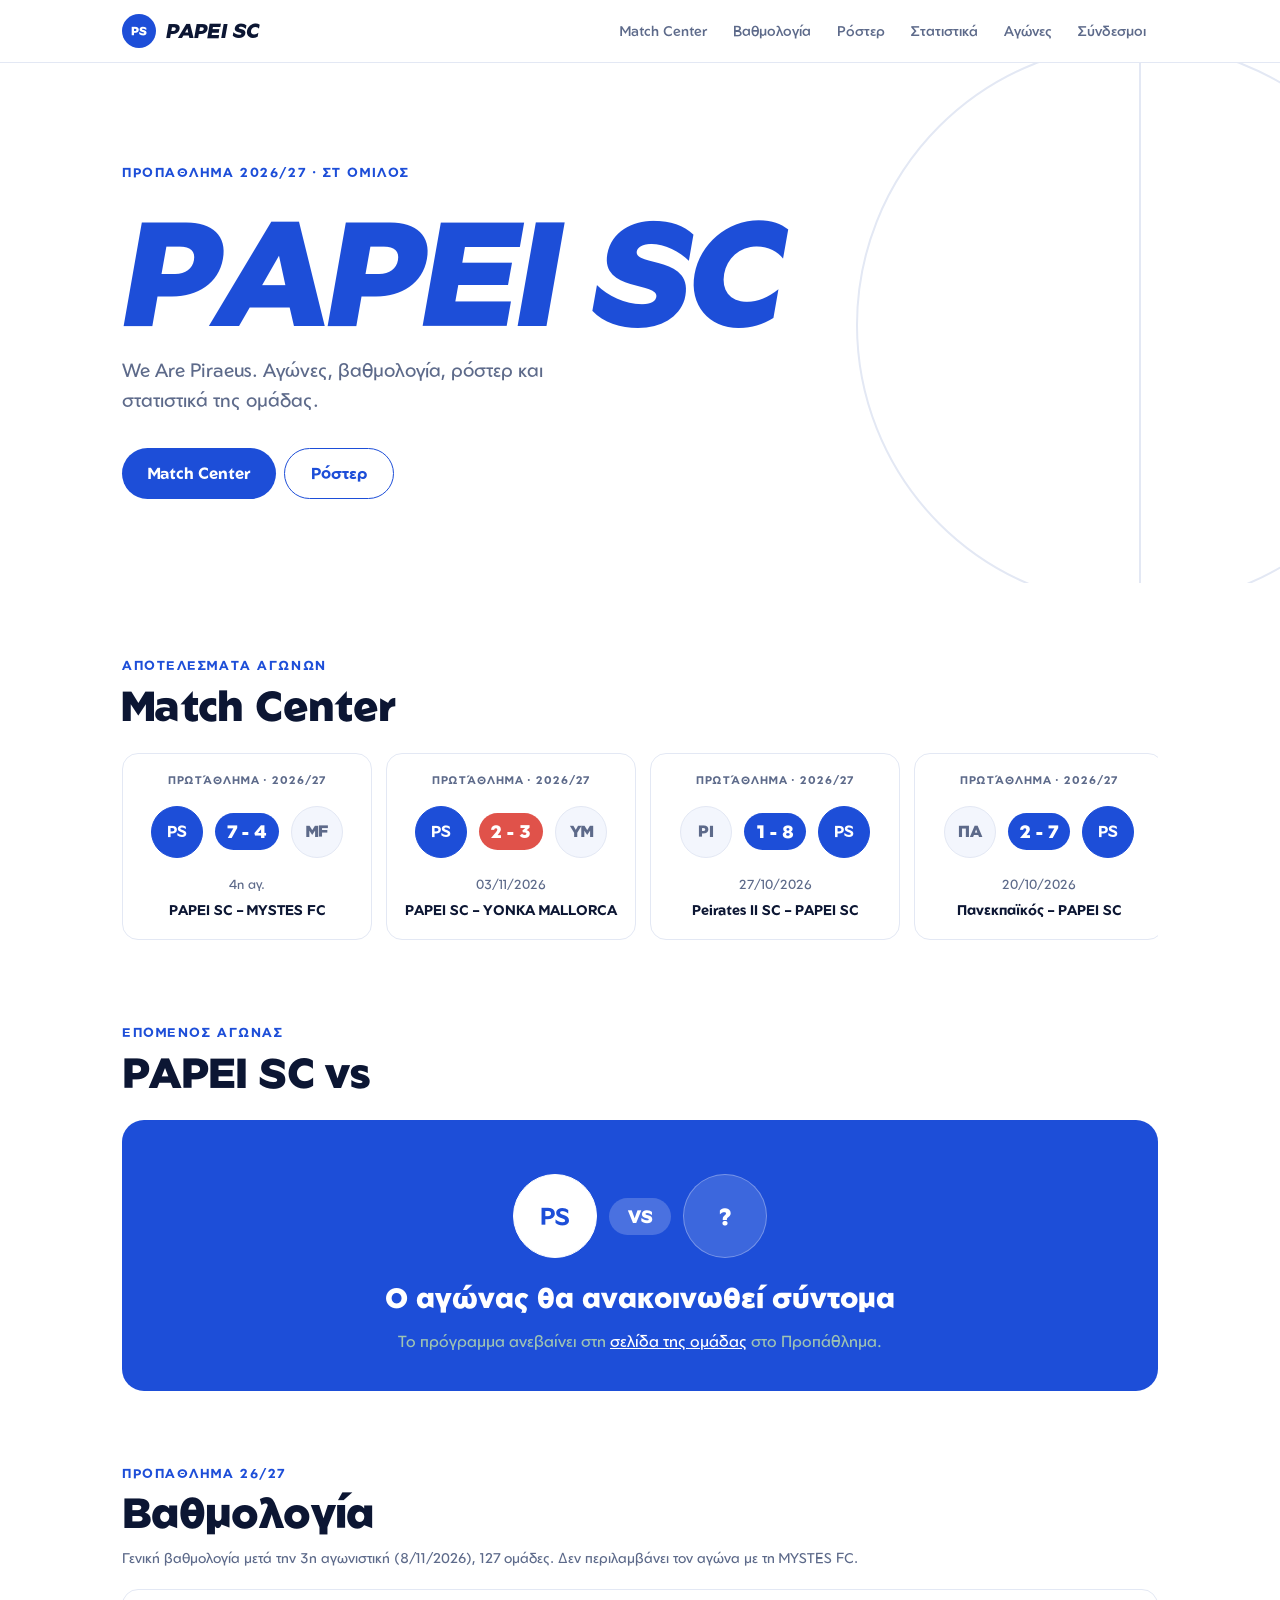
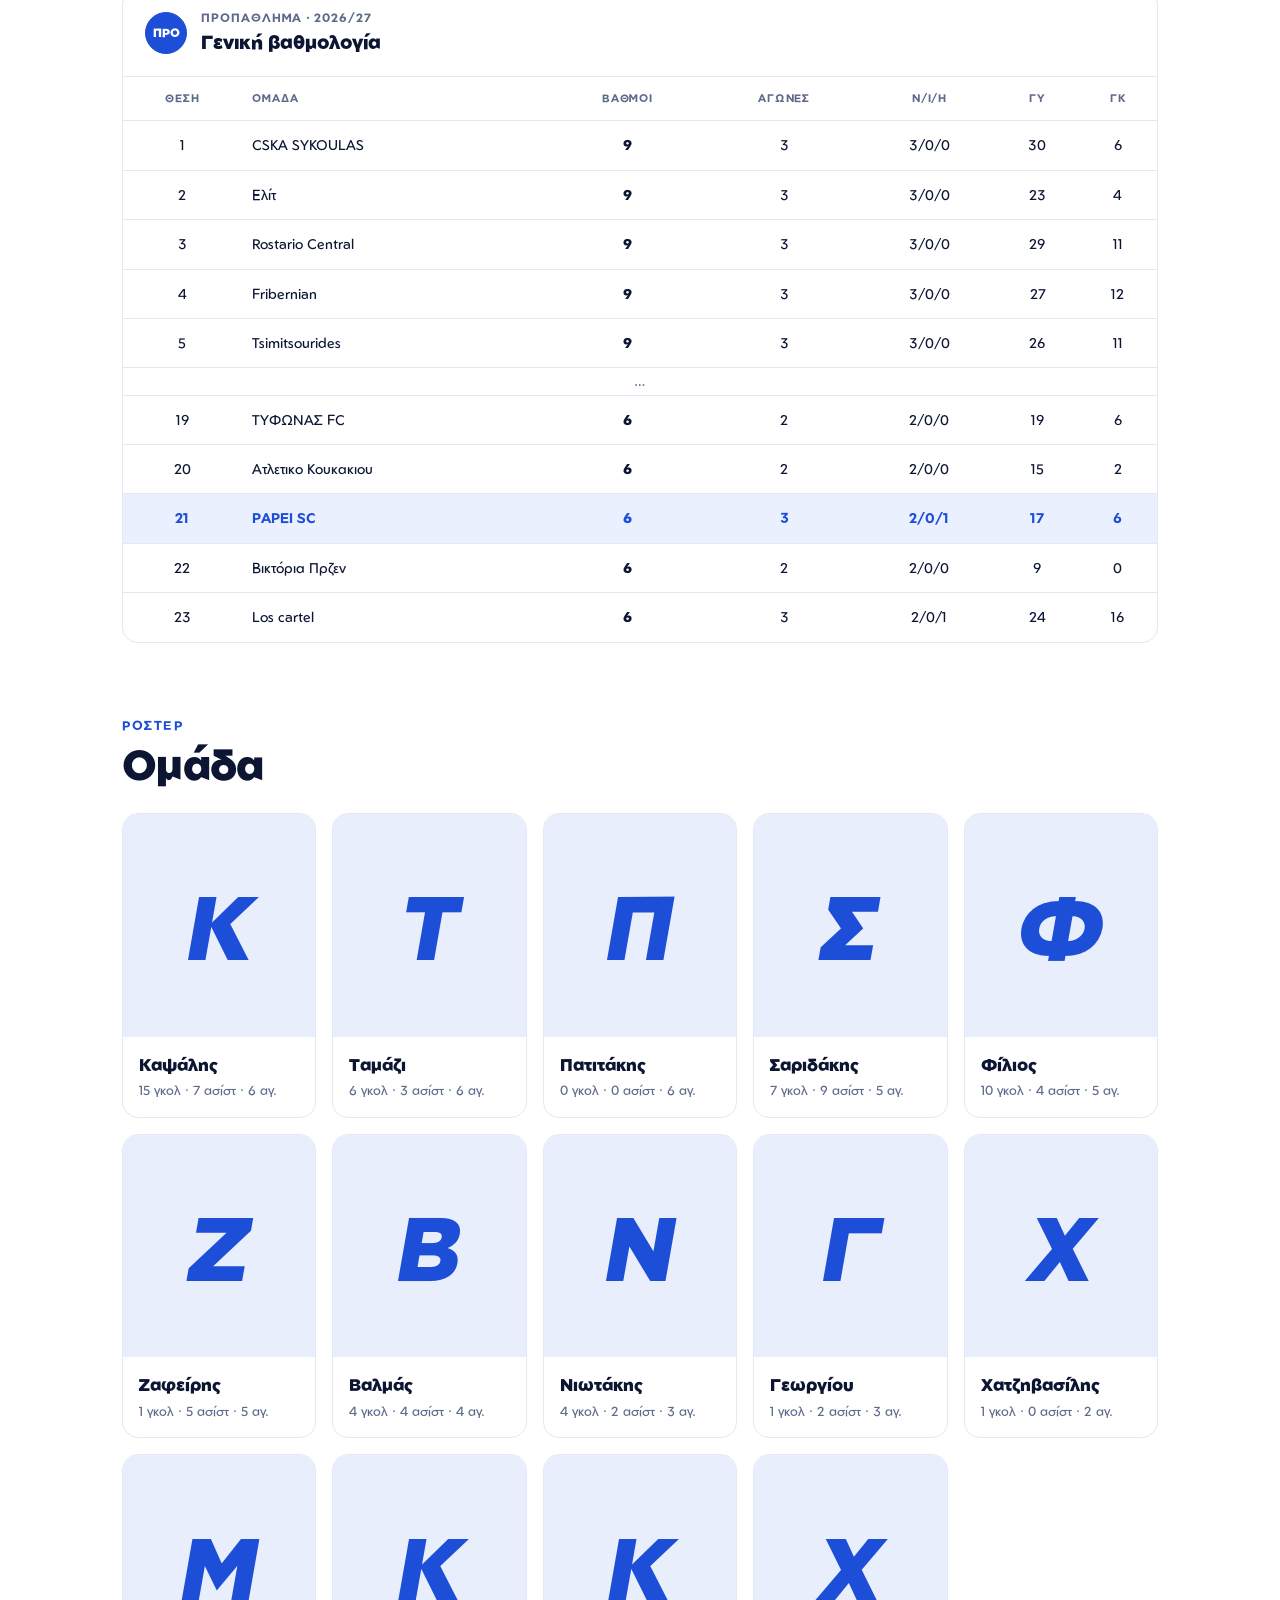
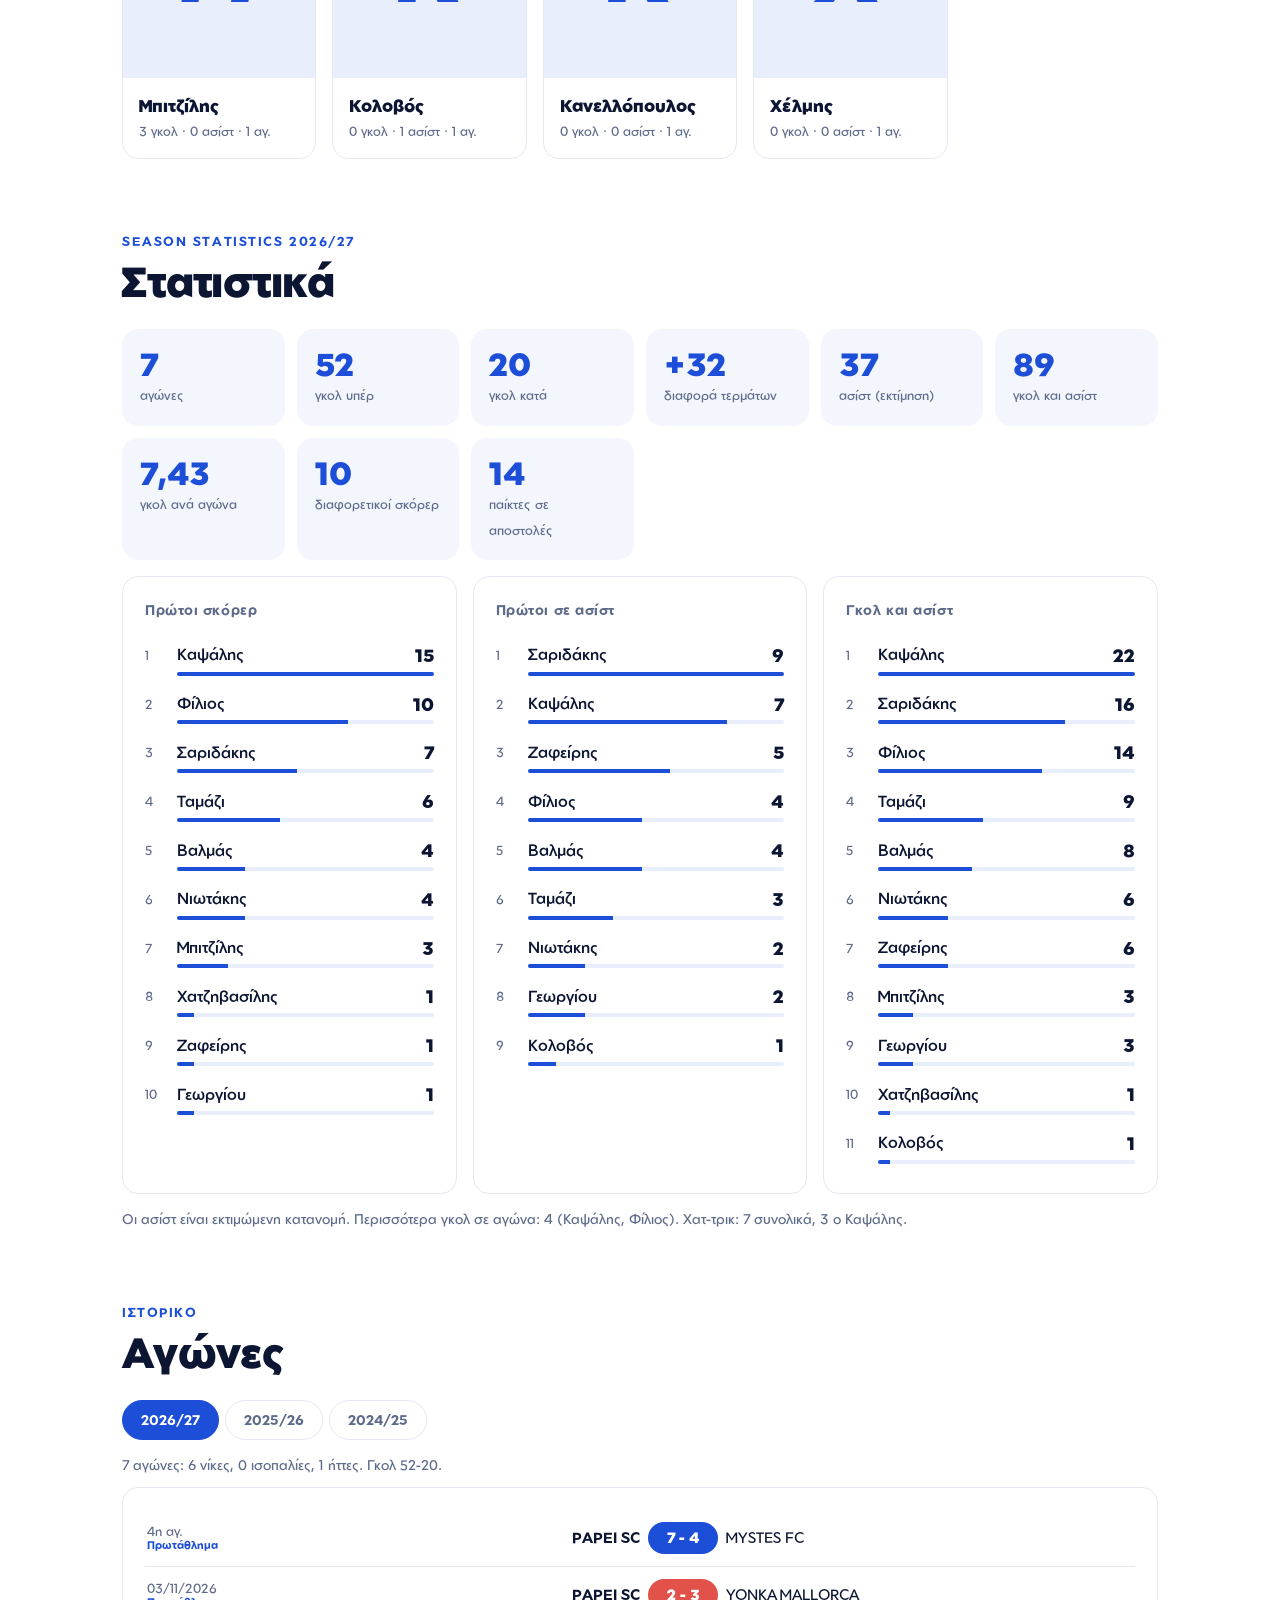
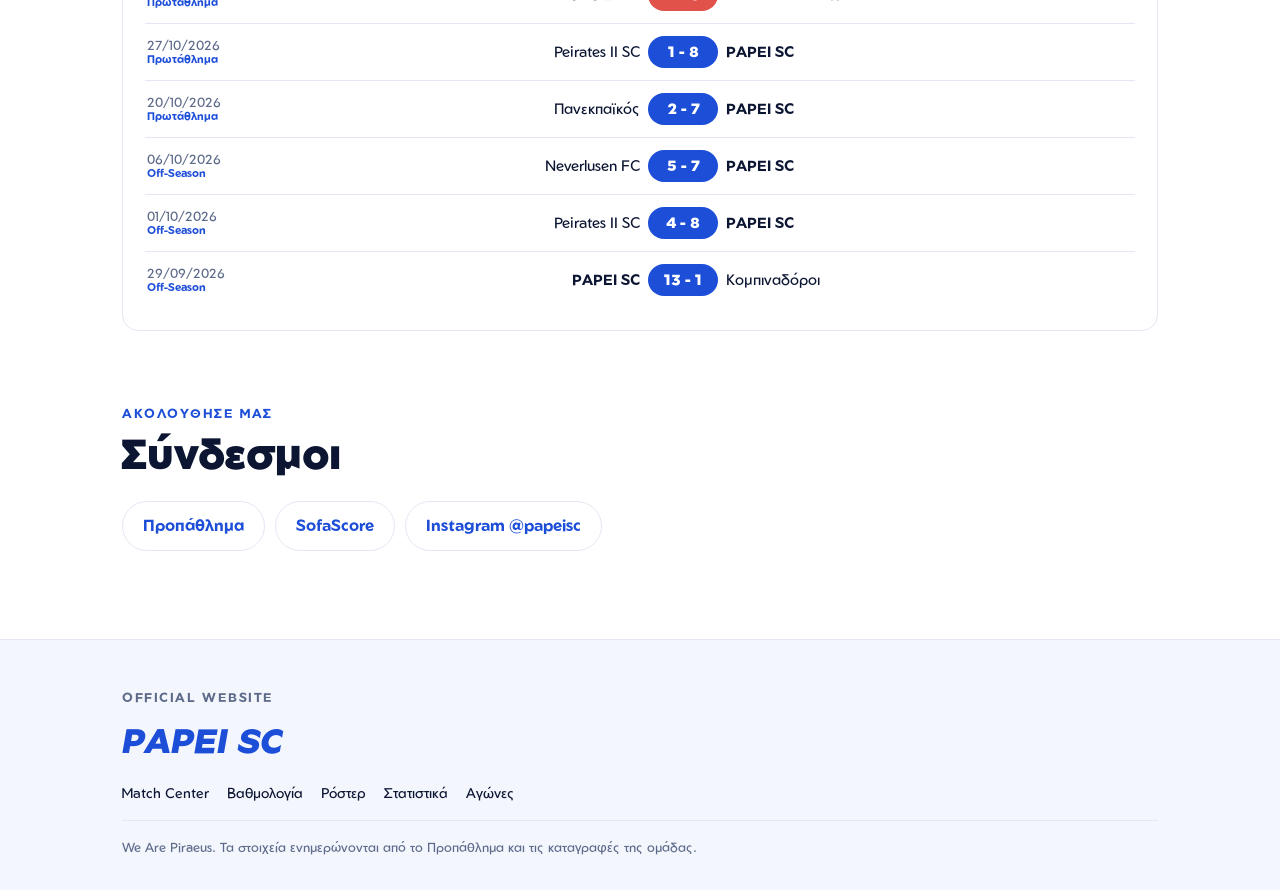
<file: PAPEI SC – Official Website (1).html>
<!DOCTYPE html>
<meta name="viewport" content="width=device-width, initial-scale=1.0">
<html lang="el">
<head>
<meta charset="utf-8">
<meta name="viewport" content="width=device-width, initial-scale=1, viewport-fit=cover">
<title>PAPEI SC – Official Website</title>
<link rel="preconnect" href="https://fonts.googleapis.com">
<link href="https://fonts.googleapis.com/css2?family=Inter:wght@400;500;700;800&display=swap" rel="stylesheet">
<style>
@font-face{font-family:Geom;font-weight:400;font-style:normal;font-display:swap;src:url([data-uri]) format('woff')}
@font-face{font-family:Geom;font-weight:500;font-style:normal;font-display:swap;src:url([data-uri]) format('woff')}
@font-face{font-family:Geom;font-weight:700;font-style:normal;font-display:swap;src:url([data-uri]) format('woff')}
@font-face{font-family:Geom;font-weight:900;font-style:normal;font-display:swap;src:url([data-uri]) format('woff')}
@font-face{font-family:Geom;font-weight:900;font-style:italic;font-display:swap;src:url([data-uri]) format('woff')}

:root{--bg:#fff;--soft:#f3f6fd;--card:#fff;--ink:#0c1633;--mute:#5d6a8a;--line:#e3e8f4;--b:#1d4ed8;--b2:#143aa8;--bt:#e8eefc;--w:#1d4ed8;--d:#9aa5bd;--l:#e0524a;--hl:#eaf0fe;
--f:Geom,Inter,system-ui,sans-serif;box-sizing:border-box;padding-top:env(safe-area-inset-top,0px);padding-bottom:env(safe-area-inset-bottom,0px);color-scheme:light}
@media (prefers-color-scheme:dark){:root:not([data-theme="light"]){--bg:#070d22;--soft:#0c1633;--card:#0c1633;--ink:#f1f4ff;--mute:#98a5c8;--line:#1c2a57;--b:#5b86ff;--b2:#82a2ff;--bt:#13214b;--w:#5b86ff;--d:#7e8bb0;--l:#ff6b61;--hl:#13214b;color-scheme:dark}}
:root[data-theme="dark"]{--bg:#070d22;--soft:#0c1633;--card:#0c1633;--ink:#f1f4ff;--mute:#98a5c8;--line:#1c2a57;--b:#5b86ff;--b2:#82a2ff;--bt:#13214b;--w:#5b86ff;--d:#7e8bb0;--l:#ff6b61;--hl:#13214b;color-scheme:dark}
html{scroll-padding-top:calc(64px + env(safe-area-inset-top,0px));scroll-behavior:smooth}
*{box-sizing:border-box}
body{margin:0;background:var(--bg);color:var(--ink);font:400 16px/1.6 var(--f)}
body::before{content:"";position:fixed;inset:0 0 auto;height:env(safe-area-inset-top,0px);background:var(--bg);z-index:21}
.wrap{max-width:1080px;margin:0 auto;padding:0 22px}
.top{position:sticky;top:0;z-index:20;background:var(--bg);padding-top:env(safe-area-inset-top,0px);border-bottom:1px solid var(--line)}
.top .wrap{display:flex;align-items:center;justify-content:space-between;height:62px;gap:16px}
.logo{display:flex;align-items:center;gap:10px;color:var(--ink);text-decoration:none;font-weight:900;font-style:italic;font-size:20px;white-space:nowrap}
.crest{width:34px;height:34px;border-radius:50%;background:var(--b);color:#fff;display:grid;place-items:center;font-weight:900;font-style:normal;font-size:12px}
.top nav{display:flex;gap:2px;overflow-x:auto}
.top nav a{color:var(--mute);text-decoration:none;font-size:14px;font-weight:500;padding:8px 12px;border-radius:99px;white-space:nowrap}
.top nav a:hover,.top nav a:focus-visible{background:var(--bt);color:var(--b);outline:none}
.hero{position:relative;overflow:hidden;padding:96px 0 84px}
.hero::before{content:"";position:absolute;right:-140px;top:50%;width:560px;height:560px;margin-top:-280px;border-radius:50%;border:2px solid var(--line)}
.hero::after{content:"";position:absolute;right:139px;top:0;bottom:0;width:2px;background:var(--line)}
.hero .wrap{position:relative;z-index:1}
.kick{font-weight:700;font-size:13px;letter-spacing:.12em;color:var(--b)}
h1{font-weight:900;font-style:italic;font-size:clamp(60px,15vw,148px);line-height:.92;margin:16px 0 18px;letter-spacing:-.03em;color:var(--b)}
.lead{color:var(--mute);font-size:19px;max-width:500px;margin:0 0 32px}
.hbtn{display:inline-block;background:var(--b);color:#fff;font-weight:700;text-decoration:none;padding:13px 26px;border-radius:99px}
.hbtn+.hbtn{background:transparent;color:var(--b);border:1.5px solid var(--b);margin-left:8px;padding:11.5px 26px}
.hbtn:focus-visible{outline:3px solid var(--b2);outline-offset:3px}
section{padding:72px 0 0}
.eb{font-weight:700;font-size:13px;letter-spacing:.12em;color:var(--b);margin:0}
h2{font-weight:900;font-size:clamp(30px,5vw,42px);line-height:1.08;margin:6px 0 26px;letter-spacing:-.015em}
.note{color:var(--mute);font-size:14px;margin:-14px 0 20px}
.mc{display:flex;gap:14px;overflow-x:auto;padding-bottom:10px;scroll-snap-type:x proximity}
.mcard{flex:0 0 250px;scroll-snap-align:start;background:var(--card);border:1px solid var(--line);border-radius:16px;padding:18px;text-align:center}
.mcard .cp{font-size:11px;font-weight:700;color:var(--mute);letter-spacing:.08em}
.vs{display:flex;align-items:center;justify-content:center;gap:12px;margin:16px 0}
.ic{width:52px;height:52px;border-radius:50%;display:grid;place-items:center;font-weight:900;font-size:16px;background:var(--soft);color:var(--mute);border:1px solid var(--line)}
.ic.us{background:var(--b);color:#fff;border-color:var(--b)}
.sc{min-width:62px;font-weight:900;font-size:18px;color:#fff;border-radius:99px;padding:4px 12px}
.sc.W{background:var(--w)}.sc.D{background:var(--d)}.sc.L{background:var(--l)}.sc.N{background:var(--b)}
.mcard .dt{font-size:13px;color:var(--mute)}.mcard .tt{font-weight:700;font-size:14px;margin-top:4px}
.stbox{background:var(--card);border:1px solid var(--line);border-radius:16px;overflow:hidden}
.sthead{display:flex;align-items:center;gap:14px;padding:18px 22px;border-bottom:1px solid var(--line)}
.sthead .ic{background:var(--b);color:#fff;border-color:var(--b);width:42px;height:42px;font-size:12px}
.sthead small{display:block;color:var(--mute);font-size:12px;letter-spacing:.08em;font-weight:700}
.sthead b{font-size:19px;font-weight:900}
.tw{overflow-x:auto}
table{width:100%;border-collapse:collapse;font-size:14px;min-width:520px}
th,td{padding:13px 10px;text-align:center;border-top:1px solid var(--line)}
th{color:var(--mute);font-size:11px;letter-spacing:.08em;font-weight:700;border-top:0}
td:nth-child(2),th:nth-child(2){text-align:left}
td b{font-weight:900}
tr.me td{background:var(--hl);font-weight:700;color:var(--b)}
tr.gap td{color:var(--mute);padding:2px}
.ros{display:grid;grid-template-columns:repeat(auto-fill,minmax(190px,1fr));gap:16px}
.pl{background:var(--card);border:1px solid var(--line);border-radius:16px;overflow:hidden}
.ph{aspect-ratio:380/440;background:var(--bt);color:var(--b);display:grid;place-items:center;font-weight:900;font-style:italic;font-size:90px;opacity:1}
.pl .nm{font-weight:900;font-size:17px;padding:14px 16px 0}
.pl .ps{color:var(--mute);font-size:13px;padding:2px 16px 16px}
.grid3{display:grid;grid-template-columns:repeat(auto-fit,minmax(290px,1fr));gap:16px}
.card{background:var(--card);border:1px solid var(--line);border-radius:16px;padding:22px}
.card h3{margin:0 0 12px;font-size:14px;font-weight:700;color:var(--mute);letter-spacing:.04em}
.lb{display:grid;grid-template-columns:22px 1fr auto;gap:2px 10px;align-items:center;padding:7px 0}
.lb .n{color:var(--mute);font-size:13px}.lb .nm{font-weight:500}.lb .v{font-weight:900;font-size:18px}
.lb .bw{grid-column:2/4;height:4px;background:var(--bt);border-radius:9px;overflow:hidden}
.lb .bw i{display:block;height:100%;background:var(--b)}
.sum{display:grid;grid-template-columns:repeat(auto-fit,minmax(150px,1fr));gap:12px;margin-bottom:16px}
.sum div{background:var(--soft);border-radius:16px;padding:18px}
.sum b{display:block;font-weight:900;font-size:32px;line-height:1.1;color:var(--b)}
.sum span{color:var(--mute);font-size:13px}
.next{background:var(--b);color:#fff;border-radius:22px;padding:36px;text-align:center}
.next .vs{margin:18px 0}
.next .ic{width:84px;height:84px;font-size:24px;background:rgba(255,255,255,.14);color:#fff;border-color:rgba(255,255,255,.3)}
.next .ic.us{background:#fff;color:var(--b);border-color:#fff}
.next .sc.N{background:rgba(255,255,255,.2)}
.next h3{margin:0;font-size:clamp(20px,4vw,28px);font-weight:900}
.cd{display:flex;justify-content:center;gap:10px;margin-top:18px}
.cd div{background:rgba(255,255,255,.14);border-radius:12px;padding:10px 14px;min-width:66px}
.cd b{display:block;font-weight:900;font-size:26px;line-height:1}.cd span{font-size:12px;opacity:.8}
.tabs{display:flex;gap:6px;margin-bottom:14px;flex-wrap:wrap}
.tabs button{font:inherit;font-size:14px;font-weight:700;color:var(--mute);background:transparent;border:1px solid var(--line);padding:8px 18px;border-radius:99px;cursor:pointer}
.tabs button[aria-pressed="true"]{background:var(--b);color:#fff;border-color:var(--b)}
.tabs button:focus-visible{outline:2px solid var(--b2);outline-offset:2px}
.srec{color:var(--mute);font-size:14px;margin:0 0 10px}
.m{display:grid;grid-template-columns:78px 1fr 70px 1fr;align-items:center;gap:8px;padding:12px 2px;border-top:1px solid var(--line);font-size:15px}
.m:first-child{border-top:0}
.m .dt{color:var(--mute);font-size:13px;line-height:1.25}.m .dt em{display:block;font-style:normal;font-weight:700;font-size:11px;color:var(--b)}
.m .h{text-align:right}
.m .s{text-align:center;font-weight:900;border-radius:99px;padding:4px 0;color:#fff}
.s.W{background:var(--w)}.s.D{background:var(--d)}.s.L{background:var(--l)}
.us{font-weight:700}
.links{display:flex;gap:10px;flex-wrap:wrap}
.links a{color:var(--b);text-decoration:none;border:1.5px solid var(--line);padding:11px 20px;border-radius:99px;font-weight:700}
.links a:hover,.links a:focus-visible{border-color:var(--b);outline:none}
footer{margin-top:88px;border-top:1px solid var(--line);background:var(--soft);padding:44px 0 calc(32px + env(safe-area-inset-bottom,0px))}
footer .kick{color:var(--mute)}
footer h4{margin:4px 0 14px;color:var(--b);font-weight:900;font-style:italic;font-size:34px}
footer nav{display:flex;gap:18px;flex-wrap:wrap;font-size:14px;margin-bottom:16px}
footer a{color:var(--ink);text-decoration:none}
footer small{display:block;border-top:1px solid var(--line);padding-top:16px;font-size:13px;color:var(--mute)}
@media (max-width:620px){.m{grid-template-columns:56px 1fr 58px 1fr;font-size:14px}.hero{padding:64px 0 56px}.hero::before,.hero::after{display:none}.hbtn+.hbtn{margin:8px 0 0}}
</style>
</head>
<body>
<div class="top"><div class="wrap">
<a class="logo" href="#top"><span class="crest">PS</span>PAPEI SC</a>
<nav aria-label="Ενότητες"><a href="#mc">Match Center</a><a href="#table">Βαθμολογία</a><a href="#roster">Ρόστερ</a><a href="#stats">Στατιστικά</a><a href="#matches">Αγώνες</a><a href="#links">Σύνδεσμοι</a></nav>
</div></div>

<header class="hero" id="top"><div class="wrap">
<span class="kick">ΠΡΟΠΑΘΛΗΜΑ 2026/27 · ΣΤ ΟΜΙΛΟΣ</span>
<h1>PAPEI SC</h1>
<p class="lead">We Are Piraeus. Αγώνες, βαθμολογία, ρόστερ και στατιστικά της ομάδας.</p>
<a class="hbtn" href="#mc">Match Center</a><a class="hbtn" href="#roster">Ρόστερ</a>
</div></header>

<main class="wrap">
<section id="mc">
<p class="eb">ΑΠΟΤΕΛΕΣΜΑΤΑ ΑΓΩΝΩΝ</p><h2>Match Center</h2>
<div class="mc" id="mcs"></div>
</section>

<section id="nextsec">
<p class="eb">ΕΠΟΜΕΝΟΣ ΑΓΩΝΑΣ</p><h2>PAPEI SC vs</h2>
<div class="next" id="nextcard"></div>
</section>

<section id="table">
<p class="eb">ΠΡΟΠΑΘΛΗΜΑ 26/27</p><h2>Βαθμολογία</h2>
<p class="note">Γενική βαθμολογία μετά την 3η αγωνιστική (8/11/2026), 127 ομάδες. Δεν περιλαμβάνει τον αγώνα με τη MYSTES FC.</p>
<div class="stbox"><div class="sthead"><span class="ic">ΠΡΟ</span><div><small>ΠΡΟΠΑΘΛΗΜΑ · 2026/27</small><b>Γενική βαθμολογία</b></div></div>
<div class="tw"><table>
<thead><tr><th>ΘΕΣΗ</th><th>ΟΜΑΔΑ</th><th>ΒΑΘΜΟΙ</th><th>ΑΓΩΝΕΣ</th><th>Ν/Ι/Η</th><th>ΓΥ</th><th>ΓΚ</th></tr></thead>
<tbody id="tbody"></tbody></table></div></div>
</section>

<section id="roster">
<p class="eb">ΡΟΣΤΕΡ</p><h2>Ομάδα</h2>
<div class="ros" id="ros"></div>
</section>

<section id="stats">
<p class="eb">SEASON STATISTICS 2026/27</p><h2>Στατιστικά</h2>
<div class="sum" id="sum"></div>
<div class="grid3">
<div class="card"><h3>Πρώτοι σκόρερ</h3><div id="lbg"></div></div>
<div class="card"><h3>Πρώτοι σε ασίστ</h3><div id="lba"></div></div>
<div class="card"><h3>Γκολ και ασίστ</h3><div id="lbt"></div></div>
</div>
<p class="note" style="margin:14px 0 0">Οι ασίστ είναι εκτιμώμενη κατανομή. Περισσότερα γκολ σε αγώνα: 4 (Καψάλης, Φίλιος). Χατ-τρικ: 7 συνολικά, 3 ο Καψάλης.</p>
</section>

<section id="matches">
<p class="eb">ΙΣΤΟΡΙΚΟ</p><h2>Αγώνες</h2>
<div class="tabs" id="tabs" role="group" aria-label="Σεζόν"></div>
<p class="srec" id="srec"></p>
<div class="card" id="list"></div>
</section>

<section id="links">
<p class="eb">ΑΚΟΛΟΥΘΗΣΕ ΜΑΣ</p><h2>Σύνδεσμοι</h2>
<div class="links">
<a href="https://propathlima.gr/team/papei-sc/" rel="noopener">Προπάθλημα</a>
<a href="https://www.sofascore.com/el/minifootball/team/papei-sc/1221219" rel="noopener">SofaScore</a>
<a href="https://www.instagram.com/papeisc" rel="noopener">Instagram @papeisc</a>
</div>
</section>
</main>

<footer><div class="wrap">
<span class="kick">OFFICIAL WEBSITE</span><h4>PAPEI SC</h4>
<nav><a href="#mc">Match Center</a><a href="#table">Βαθμολογία</a><a href="#roster">Ρόστερ</a><a href="#stats">Στατιστικά</a><a href="#matches">Αγώνες</a></nav>
<small>We Are Piraeus. Τα στοιχεία ενημερώνονται από το Προπάθλημα και τις καταγραφές της ομάδας.</small>
</div></footer>

<script>
var US="PAPEI SC",OST="Off-Season",PR="Πρωτάθλημα";
// [ημερομηνία ή null, γηπεδούχος, γκολ γηπεδούχου, γκολ φιλοξενούμενου, φιλοξενούμενος, διοργάνωση, ετικέτα αγωνιστικής]
var SEASONS={
"2026/27":[
[null,US,7,4,"MYSTES FC",PR,"4η αγ."],["2026-11-03",US,2,3,"YONKA MALLORCA",PR],["2026-10-27","Peirates II SC",1,8,US,PR],["2026-10-20","Πανεκπαϊκός",2,7,US,PR],
["2026-10-06","Neverlusen FC",5,7,US,OST],["2026-10-01","Peirates II SC",4,8,US,OST],["2026-09-29",US,13,1,"Κομπιναδόροι",OST]],
"2025/26":[
["2026-03-31","ΛΙΟΥΝΤΑΡ FC",1,4,US],["2026-03-24","ΑΙΡΕΣΗ",2,6,US],["2026-03-10",US,0,3,"KOPRITES FC"],["2026-03-05","ΡΕΜΑΛ ΒΑΓΙΑΒΙΟΛΙΔ",4,1,US],
["2026-02-17","Peirates SC",4,2,US],["2026-01-20",US,4,2,"Κομπιναδόροι"],["2026-01-15","ΔιακοΠΑΡΟ",1,6,US],["2025-12-16",US,3,5,"Rostario Central"],
["2025-12-11","SUNCITY",3,2,US],["2025-12-09",US,3,1,"PAPEI SAINT-GERMAIN"],["2025-11-23",US,2,0,"Σουλτάνοι"],["2025-11-13","ATENE F.C.",1,5,US],
["2025-11-06","Gentlemen FC",2,4,US],["2025-10-28","Παρτουζιακός",1,9,US],["2025-10-23","OPA SENIORS",2,1,US],["2025-10-09","Peirates SC",4,4,US],
["2025-10-08","Κλαμπ Μπαρμπριζ",4,2,US],["2025-09-30",US,3,1,"Παρατηρητήριο"],["2025-09-24","Σπόρτινγκ Γιδών",5,4,US],["2025-09-19",US,2,1,"Ανομολόγητα ΑΣΟΕΕ"]],
"2024/25":[
["2025-03-23",US,3,7,"Barceliwma"],["2025-03-15","ΑΣΕΓΙΕΒΟΥΔΕΣ F.C.",4,7,US],["2025-03-08","Τσαμπικοένσε",3,1,US],["2025-03-01","Ανομολόγητα ΑΣΟΕΕ",5,5,US],
["2025-02-22",US,2,7,"ΤΣΟΥΛΟΥΓΚΡΙΔΕΣ"],["2025-02-15","Τζόγος Μπονίτο",4,8,US],["2025-02-09","Slavia Fapas",1,4,US],["2025-01-18","Γεραπετριντερ",1,3,US],
["2025-01-11","ΤΥΦΩΝΑΣ FC",4,3,US],["2024-12-13","NXFC",4,4,US],["2024-12-08","Athens 56ers",5,12,US],["2024-12-01","Golden Queen FC",0,1,US],
["2024-11-24",US,2,4,"Ατλετικο Κουκακιου"],["2024-11-15",US,7,7,"Αστέρας Ρεταλίων"],["2024-11-09","ΠΑΔΑΝΙΚΑΝΟΙ",6,8,US],["2024-11-03",US,10,7,"Αστέρας Εξαθλίων"],
["2024-10-26","Boa Noite",2,3,US],["2024-10-13","NXFC",6,8,US],["2024-10-05",US,4,10,"Αστέρας Ρεταλίων"],["2024-09-28",US,2,4,"Κλαμπ Μπαρμπριζ"],
["2024-09-22","Vintzi FC",5,7,US],["2024-09-15","Ανομολόγητα ΑΣΟΕΕ",4,0,US]]};
var TABLE=[[1,"CSKA SYKOULAS",3,3,0,0,"30-6",24,9],[2,"Ελίτ",3,3,0,0,"23-4",19,9],[3,"Rostario Central",3,3,0,0,"29-11",18,9],[4,"Fribernian",3,3,0,0,"27-12",15,9],[5,"Tsimitsourides",3,3,0,0,"26-11",15,9],null,
[19,"ΤΥΦΩΝΑΣ FC",2,2,0,0,"19-6",13,6],[20,"Ατλετικο Κουκακιου",2,2,0,0,"15-2",13,6],[21,US,3,2,0,1,"17-6",11,6],[22,"Βικτόρια Πρζεν",2,2,0,0,"9-0",9,6],[23,"Los cartel",3,2,0,1,"24-16",8,6]];
var NEXT=null; // π.χ. {date:"2026-11-24",time:"21:00",home:US,away:"Ομάδα"}
// [όνομα, παρουσίες, γκολ, ασίστ]
var P=[["Καψάλης",6,15,7],["Φίλιος",5,10,4],["Σαριδάκης",5,7,9],["Ταμάζι",6,6,3],["Βαλμάς",4,4,4],["Νιωτάκης",3,4,2],["Μπιτζίλης",1,3,0],["Χατζηβασίλης",2,1,0],["Ζαφείρης",5,1,5],["Γεωργίου",3,1,2],["Πατιτάκης",6,0,0],["Κολοβός",1,0,1],["Κανελλόπουλος",1,0,0],["Χέλμης",1,0,0]];
var SUM=[["7","αγώνες"],["52","γκολ υπέρ"],["20","γκολ κατά"],["+32","διαφορά τερμάτων"],["37","ασίστ (εκτίμηση)"],["89","γκολ και ασίστ"],["7,43","γκολ ανά αγώνα"],["10","διαφορετικοί σκόρερ"],["14","παίκτες σε αποστολές"]];
var RECS=[["Πρώτος σκόρερ","Καψάλης, 15 γκολ"],["Πρώτος σε ασίστ","Σαριδάκης, 9 ασίστ"],["Πρώτος σε γκολ και ασίστ","Καψάλης, 22"],["Περισσότερα γκολ σε αγώνα","4, Καψάλης και Φίλιος"],["Χατ-τρικ στη σεζόν","7 συνολικά"],["Περισσότερα χατ-τρικ","Καψάλης, 3"],["Off-Season Tournament","28-10 σε 3 αγώνες"],["Επίσημοι αγώνες","24-10 σε 4 αγώνες"]];


function $(i){return document.getElementById(i)}
function esc(s){return String(s).replace(/[&<>]/g,function(c){return{"&":"&amp;","<":"&lt;",">":"&gt;"}[c]})}
function fd(d){if(!d)return"";var p=d.split("-");return p[2]+"/"+p[1]+"/"+p[0]}
function res(m){var us=m[1]===US,f=us?m[2]:m[3],a=us?m[3]:m[2];return f>a?"W":f<a?"L":"D"}
function rec(ms){var r={W:0,D:0,L:0,f:0,a:0};ms.forEach(function(m){var us=m[1]===US;r[res(m)]++;r.f+=us?m[2]:m[3];r.a+=us?m[3]:m[2]});return r}
function ini(n){var w=n.replace(/[^A-Za-zΑ-Ωα-ωά-ώ0-9 ]/g,"").split(" ").filter(Boolean);return(w.length>1?w[0][0]+w[1][0]:(w[0]||"?").slice(0,2)).toUpperCase()}
function lb(id,rows){var mx=rows[0][1];$(id).innerHTML=rows.map(function(r,i){return"<div class=\"lb\"><span class=\"n\">"+(i+1)+"</span><span class=\"nm\">"+esc(r[0])+"</span><span class=\"v\">"+r[1]+"</span><span class=\"bw\"><i style=\"width:"+(r[1]/mx*100)+"%\"></i></span></div>"}).join("")}

$("mcs").innerHTML=(NEXT?"<div class=\"mcard\"><div class=\"cp\">ΕΠΟΜΕΝΟΣ ΑΓΩΝΑΣ</div><div class=\"vs\"><span class=\"ic us\">PS</span><span class=\"sc N\">"+esc(NEXT.time)+"</span><span class=\"ic\">"+ini(NEXT.away)+"</span></div><div class=\"dt\">"+fd(NEXT.date)+"</div><div class=\"tt\">"+esc(NEXT.home)+" – "+esc(NEXT.away)+"</div></div>":"")+
 SEASONS["2026/27"].slice(0,6).map(function(m){var us=m[1]===US,opp=us?m[4]:m[1];
 return"<div class=\"mcard\"><div class=\"cp\">"+esc((m[5]||"")+" · 2026/27").toUpperCase()+"</div><div class=\"vs\">"+(us?"<span class=\"ic us\">PS</span>":"<span class=\"ic\">"+ini(opp)+"</span>")+"<span class=\"sc "+res(m)+"\">"+m[2]+" - "+m[3]+"</span>"+(us?"<span class=\"ic\">"+ini(opp)+"</span>":"<span class=\"ic us\">PS</span>")+"</div><div class=\"dt\">"+(fd(m[0])||esc(m[6]||""))+"</div><div class=\"tt\">"+esc(m[1])+" – "+esc(m[4])+"</div></div>"}).join("");

function nextRender(){
 if(!NEXT){$("nextcard").innerHTML="<div class=\"vs\"><span class=\"ic us\">PS</span><span class=\"sc N\">VS</span><span class=\"ic\">?</span></div><h3>Ο αγώνας θα ανακοινωθεί σύντομα</h3><p style=\"color:#9fc4b2;margin:8px 0 0\">Το πρόγραμμα ανεβαίνει στη <a href=\"https://propathlima.gr/team/papei-sc/\" style=\"color:#fff\">σελίδα της ομάδας</a> στο Προπάθλημα.</p>";return}
 $("nextcard").innerHTML="<div class=\"vs\"><span class=\"ic us\">PS</span><span class=\"sc N\">VS</span><span class=\"ic\">"+ini(NEXT.away)+"</span></div><h3>"+esc(NEXT.home)+" – "+esc(NEXT.away)+"</h3><p style=\"margin:6px 0 0;color:#9fc4b2\">"+fd(NEXT.date)+" · "+esc(NEXT.time)+"</p><div class=\"cd\" id=\"cd\"></div>";
 var t=new Date(NEXT.date+"T"+NEXT.time+":00");
 function tick(){var s=Math.max(0,Math.floor((t-new Date())/1000)),v=[[Math.floor(s/86400),"ημέρες"],[Math.floor(s%86400/3600),"ώρες"],[Math.floor(s%3600/60),"λεπτά"],[s%60,"δευτ."]];
  $("cd").innerHTML=v.map(function(x){return"<div><b>"+x[0]+"</b><span>"+x[1]+"</span></div>"}).join("")}
 tick();setInterval(tick,1000);
}
nextRender();

$("tbody").innerHTML=TABLE.map(function(r){if(!r)return"<tr class=\"gap\"><td colspan=\"7\">…</td></tr>";var g=r[6].split("-");return"<tr"+(r[1]===US?" class=\"me\"":"")+"><td>"+r[0]+"</td><td>"+esc(r[1])+"</td><td><b>"+r[8]+"</b></td><td>"+r[2]+"</td><td>"+r[3]+"/"+r[4]+"/"+r[5]+"</td><td>"+g[0]+"</td><td>"+g[1]+"</td></tr>"}).join("");

$("ros").innerHTML=P.slice().sort(function(a,b){return b[1]-a[1]||b[2]+b[3]-a[2]-a[3]}).map(function(p){return"<div class=\"pl\"><div class=\"ph\">"+p[0][0]+"</div><div class=\"nm\">"+esc(p[0])+"</div><div class=\"ps\">"+p[2]+" γκολ · "+p[3]+" ασίστ · "+p[1]+" αγ.</div></div>"}).join("");

$("sum").innerHTML=SUM.map(function(x){return"<div><b>"+x[0]+"</b><span>"+x[1]+"</span></div>"}).join("");
lb("lbg",P.filter(function(p){return p[2]>0}).sort(function(a,b){return b[2]-a[2]}).map(function(p){return[p[0],p[2]]}));
lb("lba",P.filter(function(p){return p[3]>0}).sort(function(a,b){return b[3]-a[3]}).map(function(p){return[p[0],p[3]]}));
lb("lbt",P.filter(function(p){return p[2]+p[3]>0}).sort(function(a,b){return b[2]+b[3]-a[2]-a[3]}).map(function(p){return[p[0],p[2]+p[3]]}));

function show(k){
 var ms=SEASONS[k],r=rec(ms);
 [].forEach.call($("tabs").children,function(b){b.setAttribute("aria-pressed",b.textContent===k)});
 $("srec").textContent=ms.length+" αγώνες: "+r.W+" νίκες, "+r.D+" ισοπαλίες, "+r.L+" ήττες. Γκολ "+r.f+"-"+r.a+".";
 $("list").innerHTML=ms.map(function(m){var us=m[1]===US;
  return"<div class=\"m\"><span class=\"dt\">"+(fd(m[0])||esc(m[6]||""))+(m[5]?"<em>"+esc(m[5])+"</em>":"")+"</span><span class=\"h"+(us?" us":"")+"\">"+esc(m[1])+"</span><span class=\"s "+res(m)+"\">"+m[2]+" - "+m[3]+"</span><span class=\""+(us?"":"us")+"\">"+esc(m[4])+"</span></div>"}).join("");
}
Object.keys(SEASONS).forEach(function(k){var b=document.createElement("button");b.textContent=k;b.onclick=function(){show(k)};$("tabs").appendChild(b)});
show("2026/27");
</script>
</body>
</html>
</file>
